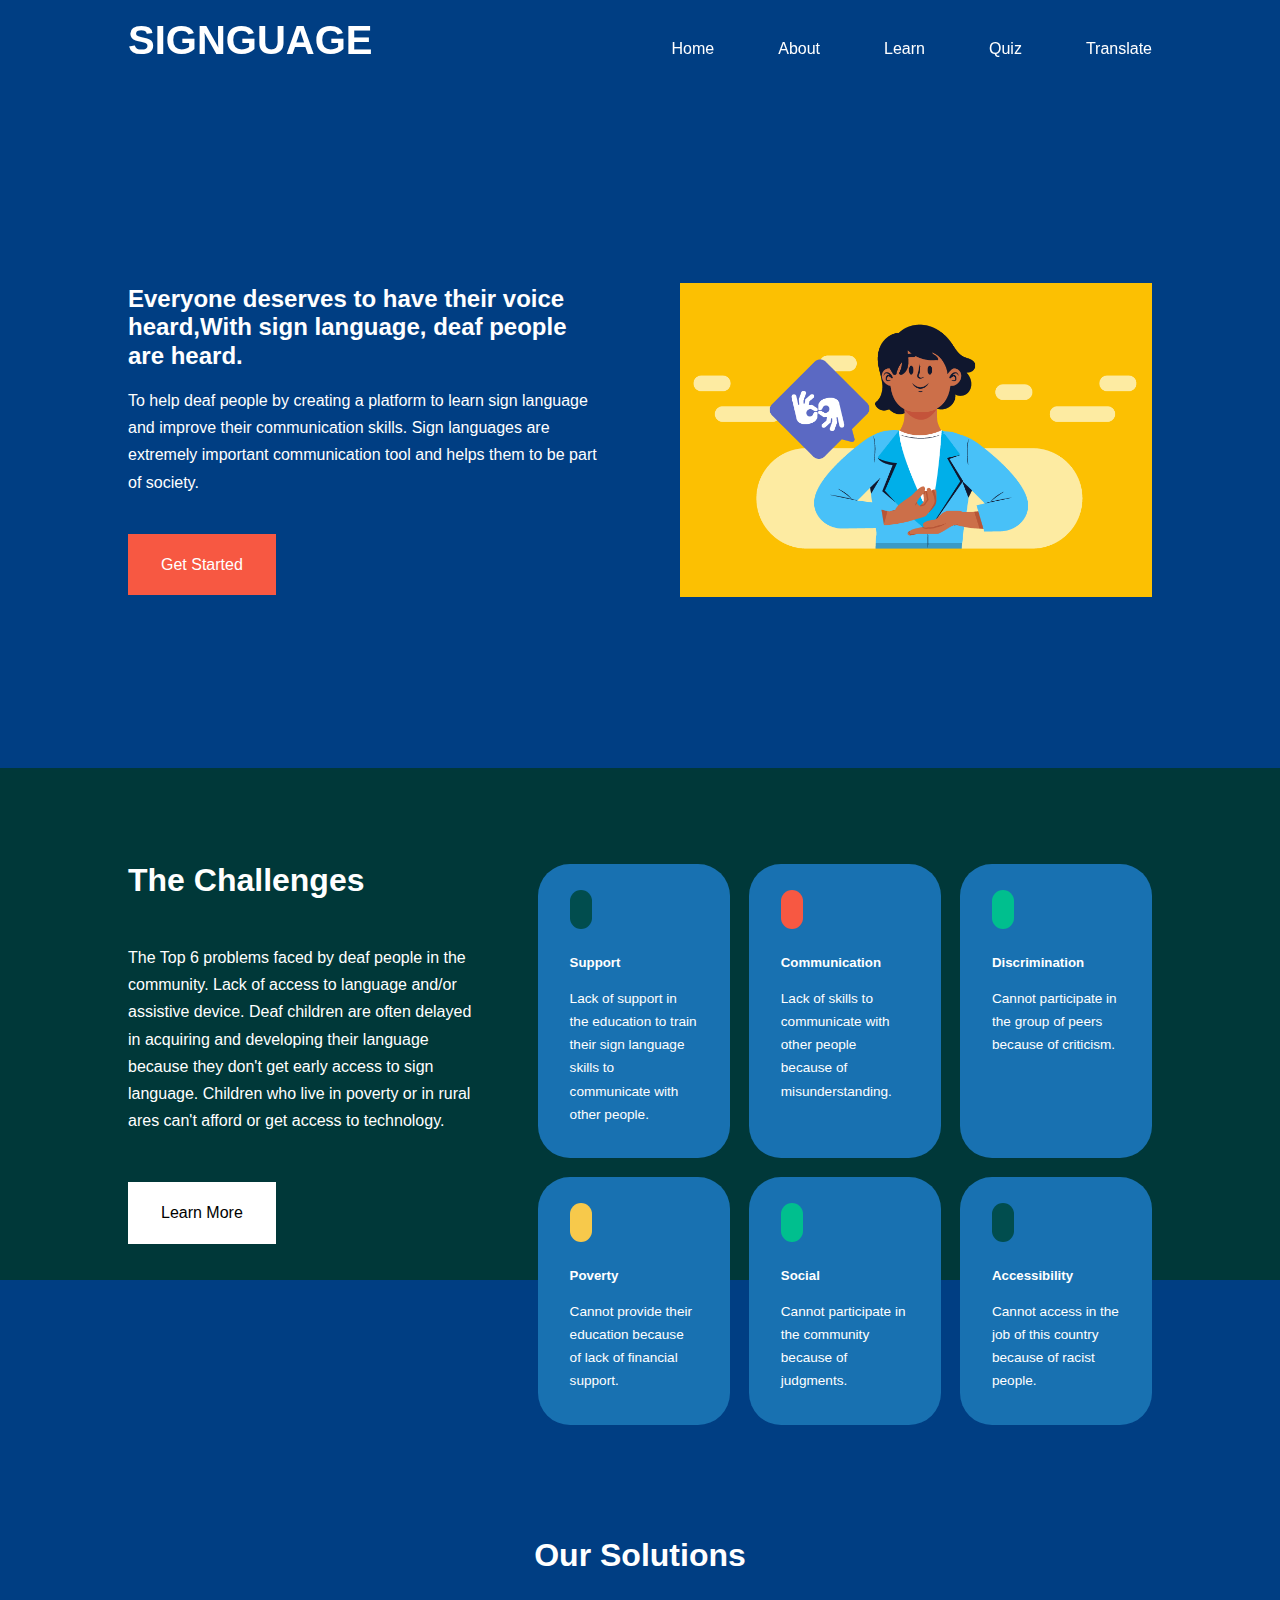
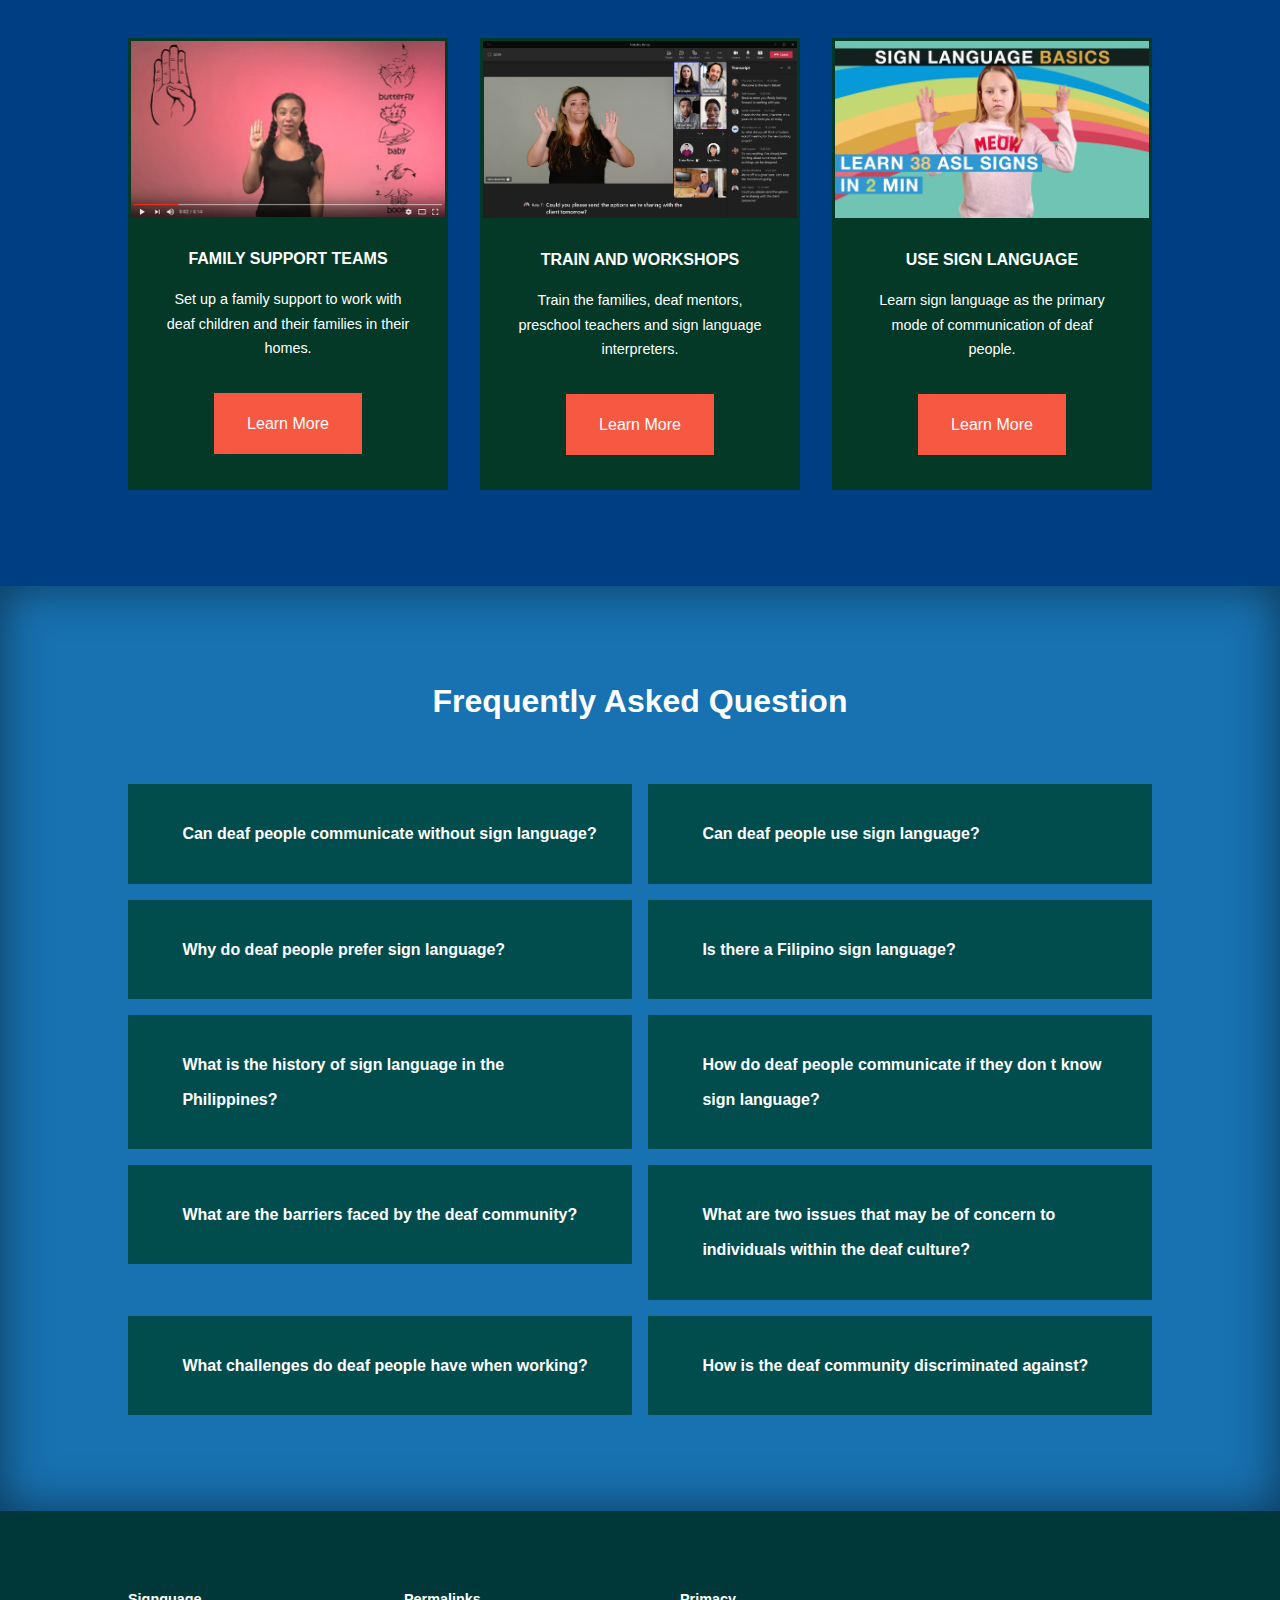
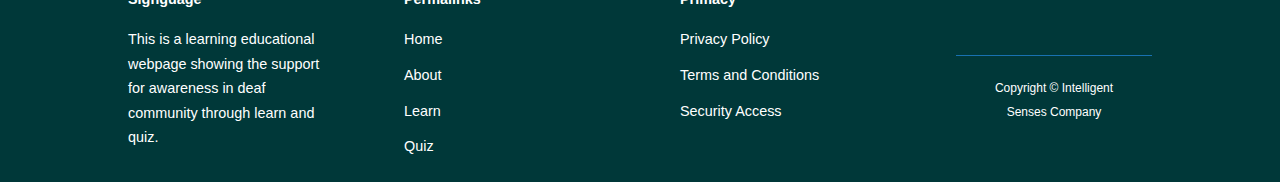
<file: index.html>
<!DOCTYPE html>
<html lang="en">
<head>
    <meta charset="UTF-8">
    <meta http-equiv="X-UA-Compatible" content="IE=edge">
    <meta name="viewport" content="width=device-width, initial-scale=1.0">
    <title>Home | Singuage</title>

    <!-- ICONSCOUT CDN -->
    <link rel="stylesheet" href="https://unicons.iconscout.com/release/v2.1.6/css/unicons.css">

    <!-- GOOGLE FONTS(MONSERRAT) -->
    <link rel="preconnect" href="https://fonts.googleapis.com">
    <link rel="preconnect" href="https://fonts.gstatic.com" crossorigin>
    
    <link rel="stylesheet" href="./css/style.css">
</head>
<body>
    <nav>
        <div class="container nav__container">
            <a href="index.html"><h4>SIGNGUAGE</h4></a>
            <ul class="nav__menu"> 
                <li><a href="index.html">Home</a></li>
                <li><a href="about.html">About</a></li>
                <li><a href="learn.html">Learn</a></li>
                <li><a href="quiz.html">Quiz</a></li>
                <li><a href="translate.html">Translate</a></li>
            </ul>
            <button id="open-menu-btn"><i class="uil uil-bars"></i></button>
            <button id="close-menu-btn"><i class="uil uil-multiply"></i></button>
        </div>
    </nav>
    <!--============== END OF NAVBAR ==================-->




    <header>
        <div class="container header__container">
            <div class="header__left">
                <h1>Everyone deserves to have their voice heard,With sign language, deaf people are heard.</h1>
                <p>
                    To help deaf people by creating a platform to learn sign language and improve their communication skills. Sign languages are extremely important communication tool and helps them to be part of society.
                </p>
                <a href="learn.html" class="btn btn-primary">Get Started</a>
            </div>

            <div class="header__right">
                <div class="header__right-image">
                    <img src="./images/bg.png">
                </div>
            </div>
        </div>
    </header>
     <!--============== END OF HEADER ==================-->

     <section class="challenges">
        <div class="container challenges__container">
            <div class="challenges__left">
                <h1>The Challenges</h1>
                <p>
                    The Top 6 problems faced by deaf people in the community. Lack of access to language and/or assistive device. Deaf children are often delayed in acquiring and developing their language because they don't get early access to sign language. Children who live in poverty or in rural ares can't afford or get access to technology.
                </p>
                <a href="#" class="btn">Learn More</a>
            </div>

            <div class="challenges__right">
                <article class="challenge">
                    <span class="challenge__icon"><i class="uil uil-bitcoin-circle"></i></span>
                        <h5>Support</h5>
                        <p>Lack of support in the education to train their sign language skills to communicate with other people.</p>
                </article>

                <article class="challenge">
                    <span class="challenge__icon"><i class="uil uil-bitcoin-circle"></i></span>
                        <h5>Communication</h5>
                        <p>Lack of skills to communicate with other people because of misunderstanding.</p>
                </article>

                <article class="challenge">
                    <span class="challenge__icon"><i class="uil uil-bitcoin-circle"></i></span>
                        <h5>Discrimination</h5>
                        <p> Cannot participate in the group of peers because of criticism.</p>
                </article>

                <article class="challenge">
                    <span class="challenge__icon"><i class="uil uil-bitcoin-circle"></i></span>
                        <h5>Poverty</h5>
                        <p> Cannot provide their education because of lack of financial support.</p>
                </article>

                <article class="challenge">
                    <span class="challenge__icon"><i class="uil uil-bitcoin-circle"></i></span>
                        <h5>Social</h5>
                        <p> Cannot participate in the community because of judgments.</p>
                </article>

                <article class="challenge">
                    <span class="challenge__icon"><i class="uil uil-bitcoin-circle"></i></span>
                        <h5>Accessibility</h5>
                        <p> Cannot access in the job of this country because of racist people.</p>
                </article>
            </div>
        </div>
     </section>
<!--============== END OF CHALLENGES ==================-->



    <section class="solutions">
        <h2>Our Solutions</h2>
        <div class="container solutions__container">
            <article class="solution">
                <div class="solution__image">
                    <img src="./images/img1.jpg">
                </div>
                <div class="solution__info">
                    <h4> FAMILY SUPPORT TEAMS</h4>
                <p>
                    Set up a family support to work with deaf children and their families in their homes.
                </p>
                <a href="learn.html" class="btn btn-primary">Learn More</a>
                </div>
            </article>

            <article class="solution">
                <div class="solution__image">
                    <img src="./images/img2.png">
                </div>
                <div class="solution__info">
                    <h4> TRAIN AND WORKSHOPS</h4>
                <p>
                    Train the families, deaf mentors, preschool teachers and sign language interpreters.
                </p>
                <a href="learn.html" class="btn btn-primary">Learn More</a>
                </div>
            </article>

            <article class="solution">
                <div class="solution__image">
                    <img src="./images/img3.jpg">
                </div>
                <div class="solution__info">
                    <h4> USE SIGN LANGUAGE</h4>
                <p>
                    Learn sign language as the primary mode of communication of deaf people.
                </p>
                <a href="learn.html" class="btn btn-primary">Learn More</a>
                </div>
            </article>
        </div>
    </section>

<!--============== END OF SOLUTIONS ==================-->




    <section class="faqs">
        <h2>Frequently Asked Question</h2>
        <div class="container faqs__container">
            <article class="faq">
                <div class="faq__icon"><i class="uil uil-plus"></i></div>
                <div class="question__answer">
                    <h4>Can deaf people communicate without sign language?</h4>
                    <p>
                        Common visual communication modes include American Sign Language (ASL), cued speech, lip speech reading and gestures. 
                    </p>
                </div>
            </article>

            <article class="faq">
                <div class="faq__icon"><i class="uil uil-plus"></i></div>
                <div class="question__answer">
                    <h4>Can deaf people use sign language?</h4>
                    <p>
                        Sign language allows people who are deaf or hard of hearing to enjoy rights just like anyone else, they are able to learn, work, and socialize. Sign language uses hand positions and movement to communicate and has existed for centuries. 
                    </p>
                </div>
            </article>

            <article class="faq">
                <div class="faq__icon"><i class="uil uil-plus"></i></div>
                <div class="question__answer">
                    <h4>Why do deaf people prefer sign language?</h4>
                    <p>
                        Sign languages are an extremely important communication tool for many deaf and hard-of-hearing people. Sign languages are the native languages of the Deaf community and provide full access to communication.
                    </p>
                </div>
            </article>

            <article class="faq">
                <div class="faq__icon"><i class="uil uil-plus"></i></div>
                <div class="question__answer">
                    <h4>Is there a Filipino sign language?</h4>
                    <p>
                        Filipino Sign Language (FSL) or Philippine Sign Language (Filipino: Wikang pasenyas ng mga Pilipino), is a sign language originating in the Philippines. Like other sign languages, FSL is a unique language with its own grammar, syntax and morphology; it is neither based on nor resembles Filipino or English.
                    </p>
                </div>
            </article>

            <article class="faq">
                <div class="faq__icon"><i class="uil uil-plus"></i></div>
                <div class="question__answer">
                    <h4>What is the history of sign language in the Philippines?</h4>
                    <p>
                        Filipino Sign Language is a signed language that is mostly based on American Sign Language, which was introduced into the country after the Spanish-American War ended in 1899. The first school was started for the Deaf and Blind about 1907 by Miss Delight Rice.
                    </p>
                </div>
            </article>

            <article class="faq">
                <div class="faq__icon"><i class="uil uil-plus"></i></div>
                <div class="question__answer">
                    <h4>How do deaf people communicate if they don t know sign language?</h4>
                    <p>
                        Deaf children naturally pick up lip-reading. Those who develop deafness later in life are more likely to rely on lip-reading, rather than sign language, as they are more used to and aware of seeing oral speech patterns.
                    </p>
                </div>
            </article>

            <article class="faq">
                <div class="faq__icon"><i class="uil uil-plus"></i></div>
                <div class="question__answer">
                    <h4>What are the barriers faced by the deaf community?</h4>
                    <p>
                        Deaf children are often delayed in acquiring and developing their language because they don't get early access to sign language. Children who live in poverty or in rural areas can't afford or get access to technology such as hearing aids.
                    </p>
                </div>
            </article>

            <article class="faq">
                <div class="faq__icon"><i class="uil uil-plus"></i></div>
                <div class="question__answer">
                    <h4>What are two issues that may be of concern to individuals within the deaf culture?</h4>
                    <p>
                        Studies reveal that deaf people are around twice as likely to suffer from psychological problems such as depression and anxiety. Research suggests this stems from feelings of isolation. Making matters worse, the most effective treatment for these types of issues is usually talking with a therapist.
                    </p>
                </div>
            </article>

            <article class="faq">
                <div class="faq__icon"><i class="uil uil-plus"></i></div>
                <div class="question__answer">
                    <h4>What challenges do deaf people have when working?</h4>
                    <p>
                        Once hired, deaf workers may become discouraged because the people around them do not know how best to communicate with them. They may feel isolated and keep to themselves while at work. Many coworkers have never worked with a deaf person before, so they may feel awkward and unsure about how to approach deaf people
                    </p>
                </div>
            </article>

            <article class="faq">
                <div class="faq__icon"><i class="uil uil-plus"></i></div>
                <div class="question__answer">
                    <h4>How is the deaf community discriminated against?</h4>
                    <p>
                        People who are deaf or hard of hearing are often excluded from their communities, denied equal access to basic services and face stigma and violence. Students who are deaf are uprooted from families and communities because their school doesn't offer instruction in sign language.
                    </p>
                </div>
            </article>
        </div>
    </section>

<!--============== END OF FAQs ==================-->


    <footer>
        <div class="container footer__container">
            <div class="footer__1">
                <a href="index.html" class="footer__logo"><h4>Signguage</h4></a>
                <p>
                    This is a learning educational webpage showing the support for awareness in deaf community through learn and quiz.
                </p>
            </div>

            <div class="footer__2">
                <h4>Permalinks</h4>
                <ul class="permalinks">
                    <li><a href="index.html">Home</a></li>
                    <li><a href="about.html">About</a></li>
                    <li><a href="learn.html">Learn</a></li>
                    <li><a href="quiz.html">Quiz</a></li>
                </ul>
            </div>

            <div class="footer__3">
                <h4>Primacy</h4>
                <ul class="privacy">
                    <li><a href="#">Privacy Policy</a></li>
                    <li><a href="#">Terms and Conditions</a></li>
                    <li><a href="#">Security Access</a></li>
                </ul>
            </div>


            <div class="footer__copyright">
                 <small>Copyright &copy; Intelligent Senses Company</small>
            </div>
        </div>
    </footer>


<script src="./main.js"></script>

</body>
</html>
</file>
<file: css/style.css>
*{
    margin: 0;
    padding: 0;
    border: 0;
    outline: 0;
    text-decoration: none;
    list-style: none;
    box-sizing: border-box;
}

:root {
    --color-primary: #014d4e;
    --color-sucess: #00bf8e;
    --color-warning: #f7c94b;
    --color-danger: #f75842;
    --color-danger-variant: rgba(247, 88, 66, 0.4);
    --color-white: #fff;
    --color-light: rgba(255, 255, 255, 0.7);
    --color-black: #000;
    --color-bg: #003E83;
    --color-bg1: #13c3f4;
    --color-bg2: #1871b1;

    --container-width-lg: 80%;
    --container-width-md: 90%;
    --container-width-sm: 94%;

    --transition: all 400ms ease;
}

body {
    font-family: Arial, Helvetica, sans-serif;
    line-height: 1.7;
    color: var(--color-white);
    background: var(--color-bg);
}

.container {
    width: var(--container-width-lg);
    margin: 0 auto;
}

section {
    padding: 6rem 0;
}

section h2 {
    text-align: center;
    margin-bottom: 4rem;
}

h1,
h2, 
h3, 
h4, 
h5 {
    line-height: 1.2;
}

h1 {
    font-size: 2.4rem;
}

h2 {
    font-size: 2rem;
}

h3 {
    font-size: 1.6rem;
}

h1 {
    font-size: 1.3rem;
}

a {
    color: var(--color-white);
}

img {
    width: 100%;
    display: block;
    object-fit: cover;
}

.btn {
    display: inline-block;
    background: var(--color-white);
    color: var(--color-black);
    padding: 1rem 2rem;
    border: 1px solid transparent;
    font-weight: 500;
    transition: var(--transition);
}

.btn:hover {
    background: transparent;
    color: var(--color-white);
    border-color: var(--color-white);
}

.btn-primary {
    background: var(--color-danger);
    color: var(--color-white);
}

/* ================================= NAVBAR =================================== */
nav {
    background: transparent;
    width: 100vw;
    height: 5rem;
    position: fixed;
    top: 0;
    z-index: 11;
}

/*change navbar styles on scroll using javascript */
.window-scroll {
    background: var(--color-bg2);
    box-shadow: 0 1rem 2rem rgba(0, 0, 0, 0.2);
}

.nav__container {
    font-size: 2.5rem;
    height: 100%;
    display: flex;
    justify-content: space-between;
    align-items: center;
}

nav button {
    display: none;
}

.nav__menu {
    display: flex;
    align-items: center;
    gap: 4rem;
}

.nav__menu a {
    font-size: 1rem;
    transition: var(--transition);
}

.nav__menu a:hover {
    color: var(--color-bg2);
}

/*--============== HEADER ==================*/
header {
    position: relative;
    top: 5rem;
    overflow: hidden;
    height: 80vh;
    margin-bottom: 3rem;
}

.header__container {
    display: grid;
    grid-template-columns: 1fr 1fr;
    align-items: center;
    gap: 5rem;
    height: 100%;
}

.header__container h1 {
    font-size: 1.5rem;
}

.header__container p {
    margin: 1rem 0 2.4rem;
}

/*--============== CHALLENGES ==================*/
.challenges {
    background: #003839; 
    height: 32rem;   
}

.challenges h1 {
    line-height: 1;
    margin-bottom: 3rem;
    font-size:2rem;
}

.challenges__container {
    display: grid;
    grid-template-columns: 40% 60%;
}

.challenges__left{
    margin-right: 4rem;
}

.challenges__left p {
    margin: 1rem 0 3rem;
}

.challenges__right {
    display: grid;
    grid-template-columns: repeat(3, 1fr);
    gap: 1.2rem;
}

.challenge {
    background: var(--color-bg2);
    padding: 2rem;
    border-radius: 2rem;
    transition: var(--transition);
}

.challenge:hover {
    box-shadow: 0 3rem 3rem rgba(0, 0, 0, 3);
    z-index: 1;
}

.challenge:nth-child(2) .challenge__icon {
    background: var(--color-danger);
}

.challenge:nth-child(3) .challenge__icon {
    background: var(--color-sucess);
}

.challenge:nth-child(4) .challenge__icon {
    background: var(--color-warning);
}

.challenge:nth-child(5) .challenge__icon {
    background: var(--color-sucess);
}

.challenge__icon {
    background: var(--color-primary);
    padding: 0.7rem;
    border-radius: 0.9rem;
}

.challenge h5 {
    margin: 2rem 0 1rem;
}

.challenge p {
    font-size: 0.85rem;
}


/* ============== SOLUTIONS ================== */

.solutions {
    margin-top: 10rem;
}

.solutions__container {
    display: grid;
    grid-template-columns: repeat(3, 1fr);
    gap: 2rem;
}

.solution {
    background: #043927;
    text-align: center;
    border: 3px solid transparent;
    transition: var(--transition);
}

.solution:hover {
    background: transparent;
    border-color: var(--color-light);
}

.solution__info {
    padding: 2rem;
}

.solution__info p{
    margin: 1.2rem 0 2rem;
    font-size: 0.9rem;
}

/* ============== FAQS ================== */
.faqs {
    background: var(--color-bg2);
    box-shadow: inset 0 0 3rem rgba(0, 0, 0, 0.5);
}

.faqs__container {
    display: grid;
    grid-template-columns: 1fr 1fr;
    gap: 1rem;
}

.faq {
    padding: 2rem;
    display: flex;
    align-items: center;
    gap: 1.4rem;
    height: fit-content;
    background: var(--color-primary);
    cursor: pointer;
}

.faq h4 {
    font-size: 1rem;
    line-height:2.2;
}

.faq__icon {
    align-self: flex-start;
    font-size: 1.2rem;
}

.faq p {
    margin-top: 0.8rem;
    display: none;
}

.faq.open p {
    display: block;
} 

/* ============== FOOTER ================== */
footer {
    background:  #003839;
    padding-top: 5rem;
    font-size: 0.9rem;
}

.footer__container {
    display: grid;
    grid-template-columns: repeat(4, 1fr); 
    gap: 5rem;
}

.footer__container > div h4 {
    margin-bottom: 1.2rem;
}

.footer__1 p {
    margin: 0rem 0 2rem;
}

footer ul li {
    margin-bottom: 0.7rem;
}

.footer__copyright {
    text-align: center;
    margin-top: 4rem;
    padding: 1.2rem;
    border-top: 1px solid var(--color-bg2); 
}

/* ================================= MEDIA QUERIES (TABLETS) =================================== */

@media screen and (max-width: 1024px) {
  .container {
    width: var(--container-width-md);
  }
  
  h1 {
    font-size: 2.2rem;
  }
  
  h2 {
    font-size: 1.7rem;
  }
  
  h3 {
    font-size: 1.4rem;
  }
  
  h4 {
    font-size: 1.2rem;
  }
  
    /* ================================= NAVBAR =================================== */
  nav button {
    display: inline-block;
    background: transparent;
    font-size: 1.8rem;
    color: var(--color-white);
    cursor: pointer;
  }
  
  nav button#close-menu-btn {
    display: none;
  }
  
  .nav__menu {
    position: fixed;
    top: 5rem;
    right: 5%;
    height: fit-content;
    width: 18rem;
    flex-direction: colummn;
    gap: 0;
    display: none;
  }
  
  .nav__menu li {
    width: 100%;
    height: 5.8rem;
  }
  
  .nav__menu li:nthh-child(2) {
    animation-delay: 200ms;
  }

  .nav__menu li:nthh-child(3) {
    animation-delay: 400ms;
  }

  .nav__menu li:nthh-child(4) {
    animation-delay: 600ms;
  }

  @keyframes animateNavItems {
    0% {
      transform: rotateZ(-90deg) rotateX(90deg) scale(0.1);
    }

    100% {
      transform: rotateZ(0) rotateX(0) scale(1);
      opacity: 1;
    }
  }

  .nav__menu li a {
    background: var(--color-primary);
    box-shadow: -4rem 6rem 10rem rgba(0, 0, 0, 0.6);
    width: 100%;
    height: 100%;
    display: grid;
    place-items: center;
  }

  .nav__menu li a:hover {
    background: var(--color-bg2);
    color: var(--color-white);
  }

  /* ================================= NAVBAR =================================== */
  header {
    height: 52vh;
    margin-bottom: 4rem;
  }

  .header__container {
    gap: 0;
    padding-bottom: 3rem;  
  }

  /* ================================= CHALLENGES =================================== */
  .challenges {
    height: auto;
  }

  .challengess__container {
    grid-template-columns: 1fr;
    gap: 3rem;
  }

  .challenges__left {
    margin-right: 0;
  }

  /* ================================= SOLUTIONS =================================== */

  .solutions {
    margin-top: 0;
  }

  .solutions__container {
    grid-template-columns: 1fr 1fr;
  }

  /* ================================= FAQs =================================== */
  .faqs__container {
    grid-template-columns: 1fr;
  }

  .faq {
    padding: 1.5rem;
  }

  /* ================================= FOOTER =================================== */
  .footer__container {
    grid-template-columns: 1fr 1fr;
  }
}

  /* ================================= MEDIA QUERIES (PHONES) =================================== */
    @media screen and (max-width: 600px) {
    .container {
      width: var(--container-width-sm);
  }

  /* ================================= NAVBAR =================================== */
  .nav_menuu {
    right: 3%;
  }

  header {
    height: 100vh;
  }

  .header__container {
    grid-template-columns: 1fr;
    text-align: center;
    margin-top: 0;     
  }

  .header__left p {
    margin-bottom: 1.3rem;
  }

  /* ================================= CHALLENGES =================================== */
  .challenges__right {
    grid-template-columns: 1fr 1fr;
    gap: 0.7rem;
  }

  .challenges {
    padding: 1rem;
    border-radius: 1rem;
  }

  .challenges__icon {
    margin-top: 4px;
    display: inline-block;
  }

  /* ================================= SOLUTIONS =================================== */
  .solutions__container {
    grid-template-columns: fr;
  }

  /* ================================= FOOTER =================================== */
  .footer__container {
    grid-template-columns: 1fr;
    text-align: center;
    gap: 2rem;
  }

  .footer__1 p {
    margin: 1rem auto;
  }
}
</file>
